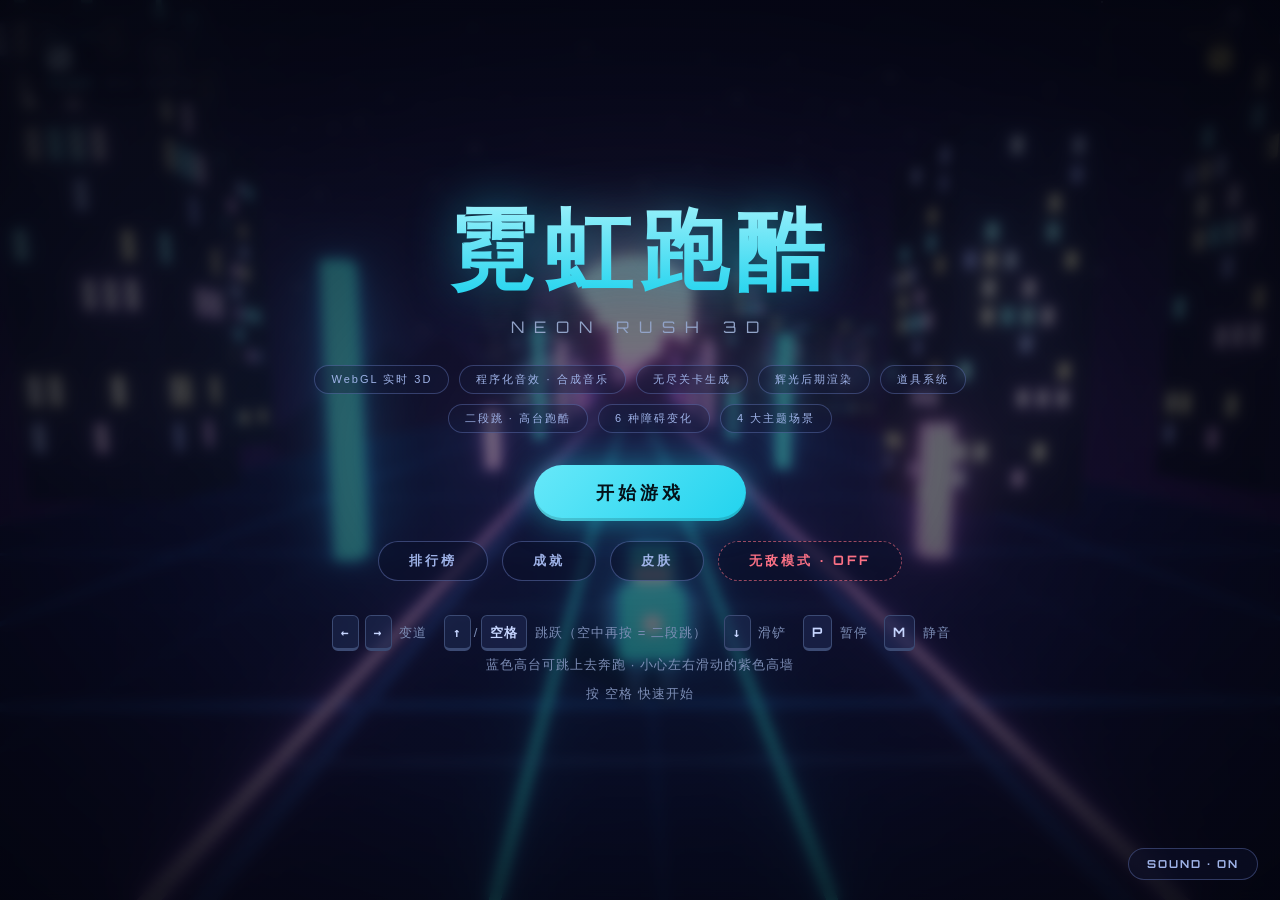
<file: nihongpaocu/index.html>
<!DOCTYPE html>
<html lang="zh-CN">
<head>
<meta charset="UTF-8">
<meta name="viewport" content="width=device-width, initial-scale=1.0, user-scalable=no">
<title>霓虹跑酷 · Neon Rush 3D</title>
<link href="https://fonts.googleapis.com/css2?family=Orbitron:wght@500;700;900&display=swap" rel="stylesheet">
<link rel="stylesheet" href="static/css/style.css">
</head>
<body>
<div id="game-container"></div>
<div id="vignette"></div>
<div id="warp-lines"></div>
<div id="scene-flash"></div>
<div id="fx"></div>
<div id="ach-toast"></div>

<!-- HUD -->
<div id="hud">
  <div class="hud-box" id="score-box">
    <div class="hud-label">SCORE</div>
    <div class="hud-value" id="score">0</div>
    <div class="hud-sub"><span id="scene-name">霓虹都市</span> · <span id="dist">0</span> m · <span id="speed-val">13</span> m/s<span id="speed-max" class="max-tag">MAX</span></div>
  </div>
  <div class="hud-box" id="coin-box">
    <div class="hud-label">COINS</div>
    <div class="hud-value" id="coins">0</div>
  </div>
</div>

<!-- 道具状态 -->
<div id="powerups">
  <div class="pu-item" id="pu-shield"><span class="pu-icon">◈</span><span class="pu-time">0</span></div>
  <div class="pu-item" id="pu-magnet"><span class="pu-icon">◎</span><span class="pu-time">0</span></div>
  <div class="pu-item" id="pu-rage"><span class="pu-icon">✸</span><span class="pu-time">0</span></div>
</div>

<div id="combo">COMBO ×2</div>
<div id="banner"></div>
<div id="countdown">3</div>

<!-- 开始界面 -->
<div class="overlay" id="overlay-start">
  <div class="game-title">霓虹跑酷</div>
  <div class="game-subtitle">NEON RUSH 3D</div>
  <div class="badges">
    <span class="badge">WebGL 实时 3D</span>
    <span class="badge">程序化音效 · 合成音乐</span>
    <span class="badge">无尽关卡生成</span>
    <span class="badge">辉光后期渲染</span>
    <span class="badge">道具系统</span>
    <span class="badge">二段跳 · 高台跑酷</span>
    <span class="badge">6 种障碍变化</span>
    <span class="badge">4 大主题场景</span>
  </div>
  <button class="btn" id="btn-start">开始游戏</button>
  <div class="menu-row">
    <button class="ghost-btn" id="btn-rank">排行榜</button>
    <button class="ghost-btn" id="btn-ach">成就</button>
    <button class="ghost-btn" id="btn-skin">皮肤</button>
  </div>
  <div class="controls-hint">
    <span class="key">←</span><span class="key">→</span> 变道 &nbsp;
    <span class="key">↑</span>/<span class="key">空格</span> 跳跃（空中再按 = 二段跳） &nbsp;
    <span class="key">↓</span> 滑铲 &nbsp;
    <span class="key">P</span> 暂停 &nbsp;
    <span class="key">M</span> 静音<br>
    蓝色高台可跳上去奔跑 · 小心左右滑动的紫色高墙<br>
    <span class="blink">按 空格 快速开始</span>
  </div>
</div>

<!-- 结算界面 -->
<div class="overlay hidden" id="overlay-over">
  <div class="over-title">游戏结束</div>
  <div id="new-record">★ NEW RECORD ★</div>
  <div class="stats-grid">
    <div class="stat-cell"><div class="v" id="final-score">0</div><div class="k">得分</div></div>
    <div class="stat-cell"><div class="v" id="final-dist">0</div><div class="k">距离 / m</div></div>
    <div class="stat-cell"><div class="v" id="final-coins">0</div><div class="k">金币</div></div>
    <div class="stat-cell"><div class="v" id="best-score">0</div><div class="k">最高分</div></div>
  </div>
  <button class="btn" id="btn-restart">再来一局</button>
  <div class="menu-row">
    <button class="ghost-btn" id="btn-rank2">排行榜</button>
    <button class="ghost-btn" id="btn-menu">主菜单</button>
  </div>
  <div class="controls-hint"><span class="blink">按 空格 立即重开</span></div>
</div>

<!-- 排行榜 -->
<div class="overlay hidden" id="overlay-rank">
  <div class="panel-title">本地排行榜</div>
  <div id="rank-list"></div>
  <div class="menu-row">
    <button class="ghost-btn" id="btn-rank-close">返回</button>
    <button class="ghost-btn danger" id="btn-rank-clear">清空排行榜</button>
  </div>
</div>

<!-- 成就 -->
<div class="overlay hidden" id="overlay-ach">
  <div class="panel-title">成就系统</div>
  <div id="ach-list"></div>
  <button class="ghost-btn" id="btn-ach-close">返回</button>
</div>

<!-- 皮肤选择 -->
<div class="overlay hidden" id="overlay-skin">
  <div class="panel-title">选择皮肤</div>
  <div id="skin-list"></div>
  <button class="ghost-btn" id="btn-skin-close">返回</button>
</div>

<!-- 暂停 -->
<div class="overlay hidden" id="overlay-pause">
  <div class="pause-title">已暂停</div>
  <div class="controls-hint">按 <span class="key">P</span> 或 <span class="key">Esc</span> 继续</div>
</div>

<button class="mini-btn" id="btn-mute">SOUND · ON</button>

<script src="static/js/three.min.js"></script>
<script src="static/js/shaders/CopyShader.js"></script>
<script src="static/js/shaders/LuminosityHighPassShader.js"></script>
<script src="static/js/postprocessing/EffectComposer.js"></script>
<script src="static/js/postprocessing/RenderPass.js"></script>
<script src="static/js/postprocessing/ShaderPass.js"></script>
<script src="static/js/postprocessing/UnrealBloomPass.js"></script>
<script src="static/js/config.js"></script>
<script src="static/js/achieve.js"></script>
<script src="static/js/audio.js"></script>
<script src="static/js/textures.js"></script>
<script src="static/js/world.js"></script>
<script src="static/js/particles.js"></script>
<script src="static/js/spawner.js"></script>
<script src="static/js/game.js"></script>
<!-- 开发调试：正式发布前删除本行与 static/js/dev.js -->
<script src="static/js/dev.js"></script>
</body>
</html>
</file>
<file: nihongpaocu/static/css/style.css>
/* ===== 霓虹跑酷 Neon Rush 3D ===== */
* { margin: 0; padding: 0; box-sizing: border-box; }
html, body { width: 100%; height: 100%; overflow: hidden; background: #05060f; font-family: 'Orbitron', 'Microsoft YaHei', sans-serif; }
#game-container { position: fixed; inset: 0; }
canvas { display: block; }

/* 暗角 */
#vignette {
  position: fixed; inset: 0; pointer-events: none; z-index: 5;
  background: radial-gradient(ellipse at center, transparent 55%, rgba(2, 3, 12, .55) 100%);
}

/* ---------- HUD ---------- */
#hud {
  position: fixed; top: 0; left: 0; right: 0;
  display: flex; justify-content: space-between; align-items: flex-start;
  padding: 18px 24px; pointer-events: none; z-index: 10;
}
.hud-box {
  position: relative;
  background: rgba(10, 14, 35, .55); backdrop-filter: blur(10px);
  border: 1px solid rgba(94, 234, 212, .25); border-radius: 14px;
  padding: 10px 22px; color: #e2f3ff; min-width: 150px;
  box-shadow: 0 0 24px rgba(34, 211, 238, .12);
  clip-path: polygon(0 0, calc(100% - 14px) 0, 100% 14px, 100% 100%, 14px 100%, 0 calc(100% - 14px));
}
.hud-label { font-size: 10px; letter-spacing: 3px; color: #67e8f9; opacity: .85; }
.hud-value { font-size: 30px; font-weight: 900; line-height: 1.15; text-shadow: 0 0 14px rgba(103, 232, 249, .6); }
.hud-sub { font-size: 11px; color: #7c8db5; letter-spacing: 1px; }
#coin-box { text-align: right; border-color: rgba(250, 204, 21, .3); }
#coin-box .hud-label { color: #fde047; }
#coin-box .hud-value { color: #fef08a; text-shadow: 0 0 14px rgba(250, 204, 21, .55); }
.hud-box.pulse { animation: hudPulse .3s ease; }
@keyframes hudPulse { 50% { transform: scale(1.1); } }

/* ---------- 道具状态 ---------- */
#powerups {
  position: fixed; top: 18px; left: 50%; transform: translateX(-50%);
  display: flex; gap: 12px; z-index: 10; pointer-events: none;
}
.pu-item {
  display: none; align-items: center; gap: 6px;
  background: rgba(10, 14, 35, .6); backdrop-filter: blur(8px);
  border-radius: 999px; padding: 6px 16px;
  font-weight: 900; font-size: 15px; letter-spacing: 1px;
}
.pu-item.active { display: flex; animation: puIn .3s ease; }
@keyframes puIn { 0% { transform: scale(.4); opacity: 0; } 100% { transform: scale(1); opacity: 1; } }
#pu-shield { border: 1px solid rgba(103, 232, 249, .5); color: #67e8f9; box-shadow: 0 0 18px rgba(103, 232, 249, .3); }
#pu-magnet { border: 1px solid rgba(244, 114, 182, .5); color: #f472b6; box-shadow: 0 0 18px rgba(244, 114, 182, .3); }
#pu-rage { border: 1px solid rgba(239, 68, 68, .55); color: #ef4444; box-shadow: 0 0 18px rgba(239, 68, 68, .35); }
.pu-icon { font-size: 17px; }
.pu-item.low .pu-time { color: #fb7185; animation: blinkSoft .4s infinite alternate; }

/* ---------- 连击 ---------- */
#combo {
  position: fixed; top: 96px; left: 50%; transform: translateX(-50%);
  font-size: 22px; font-weight: 900; letter-spacing: 3px; color: #f0abfc;
  text-shadow: 0 0 18px rgba(232, 121, 249, .8); z-index: 10; pointer-events: none;
  opacity: 0; transition: opacity .25s;
}
#combo.show { opacity: 1; animation: comboPop .25s ease; }
@keyframes comboPop { 0% { transform: translateX(-50%) scale(1.5); } 100% { transform: translateX(-50%) scale(1); } }

/* ---------- 横幅 ---------- */
#banner {
  position: fixed; top: 26%; left: 50%; transform: translateX(-50%);
  font-size: clamp(26px, 5vw, 44px); font-weight: 900; letter-spacing: 8px; color: #a5f3fc;
  text-shadow: 0 0 30px rgba(34, 211, 238, .9); z-index: 12; pointer-events: none;
  opacity: 0; white-space: nowrap;
}
#banner.show { animation: bannerIn 1.3s ease forwards; }
@keyframes bannerIn {
  0% { opacity: 0; transform: translateX(-50%) scale(1.6); letter-spacing: 20px; }
  20% { opacity: 1; transform: translateX(-50%) scale(1); }
  75% { opacity: 1; }
  100% { opacity: 0; transform: translateX(-50%) translateY(-24px); }
}

/* ---------- 倒计时 ---------- */
#countdown {
  position: fixed; top: 38%; left: 50%; transform: translate(-50%, -50%);
  font-size: clamp(70px, 16vw, 150px); font-weight: 900; color: #fff; z-index: 15;
  text-shadow: 0 0 40px rgba(103, 232, 249, .9), 0 0 90px rgba(232, 121, 249, .6);
  pointer-events: none; display: none;
}
#countdown.pop { display: block; animation: cdPop .7s ease; }
@keyframes cdPop { 0% { transform: translate(-50%,-50%) scale(2.2); opacity: 0; } 30% { opacity: 1; } 100% { transform: translate(-50%,-50%) scale(.9); opacity: .85; } }

/* ---------- 漂浮文字 ---------- */
#fx { position: fixed; inset: 0; pointer-events: none; z-index: 11; overflow: hidden; }
.pop-text {
  position: absolute; font-weight: 900; font-size: 20px; letter-spacing: 2px;
  animation: floatUp .9s ease-out forwards; white-space: nowrap;
}
.pop-text.gold { color: #fde047; text-shadow: 0 0 14px rgba(250, 204, 21, .8); }
.pop-text.cyan { color: #67e8f9; text-shadow: 0 0 14px rgba(103, 232, 249, .8); }
.pop-text.pink { color: #f472b6; text-shadow: 0 0 14px rgba(244, 114, 182, .8); }
@keyframes floatUp {
  0% { opacity: 0; transform: translateY(10px) scale(.6); }
  20% { opacity: 1; transform: translateY(0) scale(1.1); }
  100% { opacity: 0; transform: translateY(-70px) scale(1); }
}

/* ---------- 覆盖层 ---------- */
.overlay {
  position: fixed; inset: 0; z-index: 20;
  display: flex; flex-direction: column; justify-content: center; align-items: center;
  background: radial-gradient(ellipse at center, rgba(8, 10, 28, .5) 0%, rgba(4, 5, 15, .93) 100%);
  backdrop-filter: blur(6px); transition: opacity .4s ease; text-align: center;
}
.overlay.hidden { opacity: 0; pointer-events: none; }
.game-title {
  font-size: clamp(42px, 9vw, 88px); font-weight: 900; letter-spacing: 8px;
  background: linear-gradient(180deg, #a5f3fc 0%, #22d3ee 45%, #e879f9 100%);
  background-size: 100% 200%;
  -webkit-background-clip: text; background-clip: text; color: transparent;
  filter: drop-shadow(0 0 26px rgba(34, 211, 238, .45));
  margin-bottom: 6px; animation: titleFlow 4s ease infinite;
}
@keyframes titleFlow { 0%,100% { background-position: 0 0; } 50% { background-position: 0 100%; } }
.game-subtitle { color: #94a3c8; letter-spacing: 10px; font-size: clamp(12px, 2vw, 16px); margin-bottom: 28px; }
.badges { display: flex; gap: 10px; margin-bottom: 32px; flex-wrap: wrap; justify-content: center; padding: 0 20px; max-width: 720px; }
.badge {
  font-size: 11px; letter-spacing: 2px; color: #9fb3e8; font-family: 'Microsoft YaHei', sans-serif;
  border: 1px solid rgba(120, 144, 220, .35); border-radius: 999px; padding: 6px 16px;
  background: rgba(20, 26, 58, .4);
}
.btn {
  position: relative; overflow: hidden;
  font-family: inherit; font-size: 18px; font-weight: 700; letter-spacing: 4px;
  color: #04121a; background: linear-gradient(135deg, #67e8f9, #22d3ee);
  border: none; border-radius: 999px; padding: 16px 62px; cursor: pointer;
  box-shadow: 0 0 32px rgba(34, 211, 238, .5), inset 0 -3px 0 rgba(0,0,0,.15);
  transition: transform .15s ease, box-shadow .15s ease;
}
.btn::after {
  content: ''; position: absolute; top: 0; left: -80%; width: 50%; height: 100%;
  background: linear-gradient(105deg, transparent, rgba(255,255,255,.55), transparent);
  animation: shine 2.6s ease infinite;
}
@keyframes shine { 0% { left: -80%; } 55% { left: 130%; } 100% { left: 130%; } }
.btn:hover { transform: translateY(-2px) scale(1.04); box-shadow: 0 0 48px rgba(34, 211, 238, .75); }
.btn:active { transform: scale(.97); }
.menu-row { display: flex; gap: 14px; margin-top: 20px; }
.ghost-btn {
  font-family: inherit; font-size: 13px; font-weight: 700; letter-spacing: 3px;
  color: #9fb3e8; background: rgba(12, 16, 40, .55); border: 1px solid rgba(120, 144, 220, .4);
  border-radius: 999px; padding: 10px 30px; cursor: pointer; transition: all .2s;
}
.ghost-btn:hover { color: #e2f3ff; border-color: #67e8f9; box-shadow: 0 0 18px rgba(103, 232, 249, .25); }
.controls-hint {
  margin-top: 34px; color: #7c8db5; font-size: 13px; line-height: 2.2; letter-spacing: 1px;
  font-family: 'Microsoft YaHei', sans-serif;
}
.key {
  display: inline-block; min-width: 26px; padding: 2px 8px; margin: 0 3px;
  border: 1px solid #3b4a73; border-bottom-width: 3px; border-radius: 6px;
  background: rgba(30, 41, 82, .6); color: #c7d6ff; font-weight: 700;
  font-family: 'Orbitron', monospace;
}
.blink { animation: blinkSoft 1.4s infinite alternate; }
@keyframes blinkSoft { from { opacity: 1; } to { opacity: .4; } }

/* ---------- 结算 ---------- */
.over-title { font-size: clamp(30px, 6vw, 52px); font-weight: 900; color: #fb7185; letter-spacing: 10px;
  text-shadow: 0 0 26px rgba(251, 113, 133, .55); margin-bottom: 26px; }
.stats-grid { display: grid; grid-template-columns: repeat(2, 150px); gap: 14px; margin-bottom: 30px; }
.stat-cell {
  background: rgba(12, 16, 40, .6); border: 1px solid rgba(94, 234, 212, .18);
  border-radius: 12px; padding: 14px 8px;
}
.stat-cell .v { font-size: 30px; font-weight: 900; color: #fff; text-shadow: 0 0 16px rgba(103, 232, 249, .7); }
.stat-cell .k { font-size: 11px; color: #7c8db5; letter-spacing: 3px; margin-top: 4px; font-family: 'Microsoft YaHei', sans-serif; }
#new-record {
  display: none; color: #fbbf24; font-weight: 700; letter-spacing: 4px; margin-bottom: 20px;
  animation: blink .9s infinite alternate; font-size: 17px;
}
@keyframes blink { from { opacity: 1; text-shadow: 0 0 20px rgba(251, 191, 36, .95); } to { opacity: .45; } }

/* ---------- 面板（排行榜/皮肤） ---------- */
.panel-title {
  font-size: clamp(24px, 4vw, 38px); font-weight: 900; color: #a5f3fc; letter-spacing: 8px;
  text-shadow: 0 0 22px rgba(103, 232, 249, .6); margin-bottom: 28px;
}
#rank-list { width: min(420px, 86vw); margin-bottom: 28px; }
.rank-row {
  display: flex; justify-content: space-between; align-items: center;
  background: rgba(12, 16, 40, .55); border: 1px solid rgba(94, 234, 212, .15);
  border-radius: 10px; padding: 10px 20px; margin-bottom: 8px;
  font-size: 15px; color: #c7d6ff;
}
.rank-row .no { font-weight: 900; width: 42px; color: #67e8f9; }
.rank-row.first .no { color: #fbbf24; text-shadow: 0 0 10px rgba(251, 191, 36, .7); }
.rank-row .sc { font-weight: 900; font-size: 18px; }
.rank-row .dt { font-size: 11px; color: #7c8db5; font-family: 'Microsoft YaHei', sans-serif; }
.rank-empty { color: #7c8db5; font-family: 'Microsoft YaHei', sans-serif; margin-bottom: 24px; letter-spacing: 2px; }

#skin-list { display: flex; gap: 18px; margin-bottom: 30px; flex-wrap: wrap; justify-content: center; }
.skin-card {
  width: 110px; padding: 18px 0 14px; cursor: pointer;
  background: rgba(12, 16, 40, .55); border: 2px solid rgba(120, 144, 220, .3);
  border-radius: 14px; transition: all .2s;
}
.skin-card:hover { transform: translateY(-4px); border-color: #67e8f9; }
.skin-card.selected { border-color: #fde047; box-shadow: 0 0 22px rgba(253, 224, 71, .35); }
.skin-ball { width: 44px; height: 44px; margin: 0 auto 10px; border-radius: 50%; }
.skin-name { font-size: 13px; color: #c7d6ff; font-family: 'Microsoft YaHei', sans-serif; letter-spacing: 2px; }
.skin-tag { font-size: 10px; color: #fbbf24; letter-spacing: 1px; margin-top: 4px; display: none; }
.skin-card.selected .skin-tag { display: block; }

/* ---------- 暂停 ---------- */
.pause-title { font-size: clamp(28px, 5vw, 44px); font-weight: 900; color: #a5f3fc; letter-spacing: 12px;
  text-shadow: 0 0 24px rgba(103, 232, 249, .6); margin-bottom: 14px; }

/* ---------- 小按钮 ---------- */
.mini-btn {
  position: fixed; bottom: 20px; right: 22px; z-index: 30;
  font-family: inherit; font-size: 11px; font-weight: 700; letter-spacing: 2px;
  color: #9fb3e8; background: rgba(12, 16, 40, .6); border: 1px solid rgba(120, 144, 220, .35);
  border-radius: 999px; padding: 8px 18px; cursor: pointer; backdrop-filter: blur(8px);
  transition: all .2s;
}
.mini-btn:hover { color: #e2f3ff; border-color: #67e8f9; }

/* ---------- 场景切换淡入淡出（颜色由 JS 设为新场景雾色） ---------- */
#scene-flash {
  position: fixed; inset: 0; z-index: 8; pointer-events: none; opacity: 0;
  background: #14082e;
}
#scene-flash.go { animation: sceneFade 1.3s ease-in-out forwards; }
@keyframes sceneFade {
  0% { opacity: 0; }
  45% { opacity: 1; }
  55% { opacity: 1; }
  100% { opacity: 0; }
}

#scene-name { color: #67e8f9; }

/* ---------- 速度 MAX 标识 ---------- */
.max-tag {
  display: none; margin-left: 6px; padding: 1px 8px; border-radius: 6px;
  font-size: 10px; font-weight: 900; letter-spacing: 1px; color: #04121a;
  background: linear-gradient(135deg, #fde047, #f59e0b);
  animation: maxPulse .6s infinite alternate; vertical-align: 1px;
}
@keyframes maxPulse {
  from { box-shadow: 0 0 6px rgba(253, 224, 71, .5); }
  to { box-shadow: 0 0 18px rgba(253, 224, 71, .95); }
}

/* ---------- 跃迁光带（转场） ---------- */
#warp-lines {
  position: fixed; inset: 0; z-index: 7; pointer-events: none; opacity: 0;
  background: repeating-linear-gradient(90deg, transparent 0 46px, rgba(165, 243, 252, .16) 46px 50px);
}
#warp-lines.go { animation: warpOp 1.6s ease-in-out forwards, warpMove .3s linear infinite; }
@keyframes warpOp { 0% { opacity: 0; } 22% { opacity: 1; } 72% { opacity: 1; } 100% { opacity: 0; } }
@keyframes warpMove { from { background-position-x: 0; } to { background-position-x: 400px; } }

/* ---------- 成就面板 ---------- */
#ach-list {
  display: grid; grid-template-columns: repeat(auto-fit, 158px); justify-content: center;
  gap: 13px; margin-bottom: 28px; max-width: 700px; max-height: 56vh; overflow-y: auto; padding: 4px;
}
.ach-card {
  background: rgba(12, 16, 40, .55); border: 1px solid rgba(94, 234, 212, .15);
  border-radius: 12px; padding: 14px 10px; transition: all .2s;
}
.ach-card.locked { opacity: .45; filter: grayscale(.7); }
.ach-icon { font-size: 26px; color: #fde047; text-shadow: 0 0 14px rgba(253, 224, 71, .6); margin-bottom: 6px; }
.ach-name { font-size: 14px; color: #e2f3ff; letter-spacing: 2px; font-family: 'Microsoft YaHei', sans-serif; margin-bottom: 4px; }
.ach-desc { font-size: 10px; color: #7c8db5; font-family: 'Microsoft YaHei', sans-serif; line-height: 1.5; margin-bottom: 8px; }
.ach-times { font-size: 12px; color: #fbbf24; font-weight: 700; }
.ach-times span { color: #7c8db5; font-weight: 400; }
.ach-prog { height: 4px; background: rgba(120, 144, 220, .2); border-radius: 2px; margin-top: 6px; overflow: hidden; }
.ach-prog i { display: block; height: 100%; background: linear-gradient(90deg, #22d3ee, #e879f9); }

/* ---------- 成就提示框 ---------- */
#ach-toast {
  position: fixed; right: 22px; bottom: 70px; z-index: 40;
  display: flex; flex-direction: column; gap: 10px; pointer-events: none;
}
.toast {
  background: rgba(12, 16, 40, .88); border: 1px solid rgba(253, 224, 71, .5);
  border-left: 4px solid #fde047; border-radius: 10px; padding: 12px 20px;
  color: #fff; font-family: 'Microsoft YaHei', sans-serif; font-size: 14px; letter-spacing: 1px;
  box-shadow: 0 0 24px rgba(253, 224, 71, .25); backdrop-filter: blur(8px);
  animation: toastIn .35s ease, toastOut .4s ease 2.4s forwards;
}
.toast b { color: #fde047; }
@keyframes toastIn { from { transform: translateX(120%); opacity: 0; } to { transform: none; opacity: 1; } }
@keyframes toastOut { to { transform: translateX(120%); opacity: 0; } }

/* ---------- 危险按钮（清空排行榜） ---------- */
.ghost-btn.danger { border-color: rgba(251, 113, 133, .5); color: #fb7185; }
.ghost-btn.danger:hover { border-color: #fb7185; box-shadow: 0 0 18px rgba(251, 113, 133, .3); color: #fff; }
.ghost-btn.armed { background: rgba(251, 113, 133, .2); color: #fff; border-color: #fb7185; }
</file>
